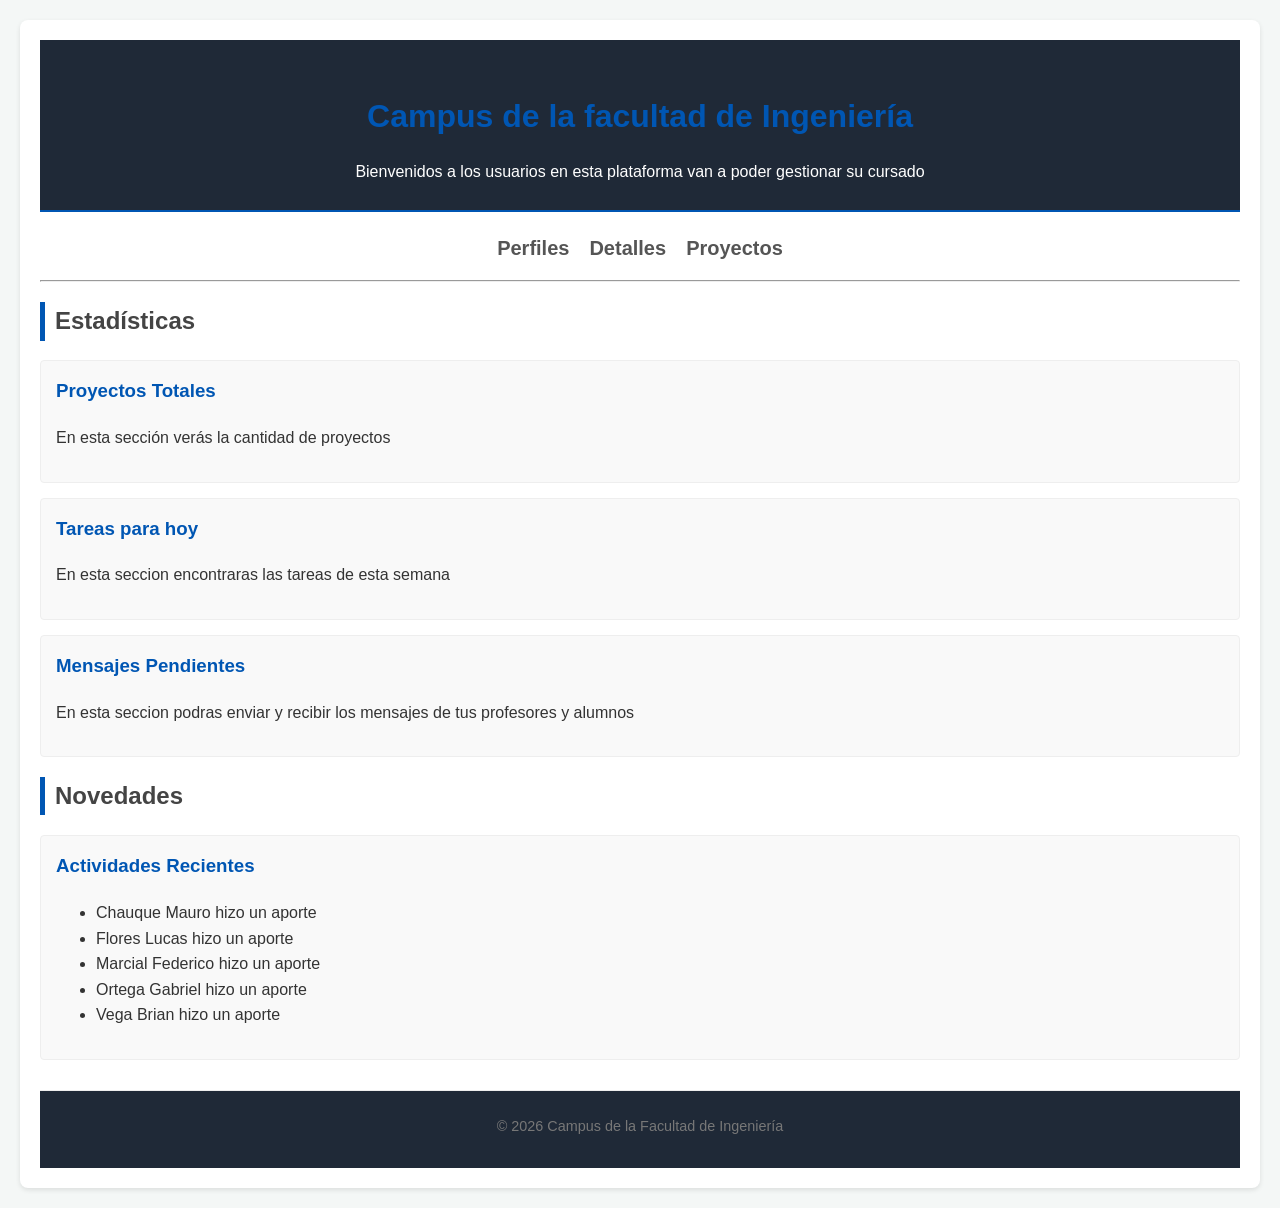
<file: index.html>
<!DOCTYPE html>
<html lang="es">
<head>
    <meta charset="UTF-8">
    <meta name="viewport" content="width=device-width, initial-scale=1.0">
    <link rel="stylesheet" href="static/css/styles.css">
    <title>Dashboard Principal</title>
</head>
<body id="dashboard-ingenieria">
    <div class="db-container">
        <header class="db-header">
            <h1 class="db-title">Campus de la facultad de Ingeniería</h1>
            <p>Bienvenidos a los usuarios en esta plataforma van a poder gestionar su cursado</p>
        </header>
    <nav class="db-nav">
            <ul>
                <li><a href="perfil.html" class="db-link">Perfiles</a></li>
                <li><a href="detalle.html" class="db-link">Detalles</a></li>
                <li><a href="proyectos.html" class="db-link">Proyectos</a></li>
            </ul>
        </nav>
    <hr>
    <main>
            <section>
                <h2 class="db-section-title">Estadísticas</h2>
                <article class="db-card">
                    <h3 class="db-card-title">Proyectos Totales</h3>
                    <p>En esta sección verás la cantidad de proyectos</p>
                </article>
                <article class="db-card">
                    <h3 class="db-card-title">Tareas para hoy</h3>
                    <p>En esta seccion encontraras las tareas de esta semana </p>
                </article>
                <article class="db-card">
                    <h3 class="db-card-title">Mensajes Pendientes</h3>
                    <p>En esta seccion podras enviar y recibir los mensajes de tus profesores y alumnos</p>
                </article>
            </section>
             <section>
                <h2 class="db-section-title">Novedades</h2>
                <article class="db-card">
                    <h3 class="db-card-title">Actividades Recientes</h3>
                    <ul>
                        <li>Chauque Mauro hizo un aporte</li>
                        <li>Flores Lucas hizo un aporte</li>
                        <li>Marcial Federico hizo un aporte</li>
                        <li>Ortega Gabriel hizo un aporte</li>
                        <li>Vega Brian hizo un aporte</li>
                    </ul>
                </article>
            </section>
        </main>
        <footer class="db-footer">
            <p>&copy; 2026 Campus de la Facultad de Ingeniería</p>
        </footer>
    </div>
</body>

</html>
</file>
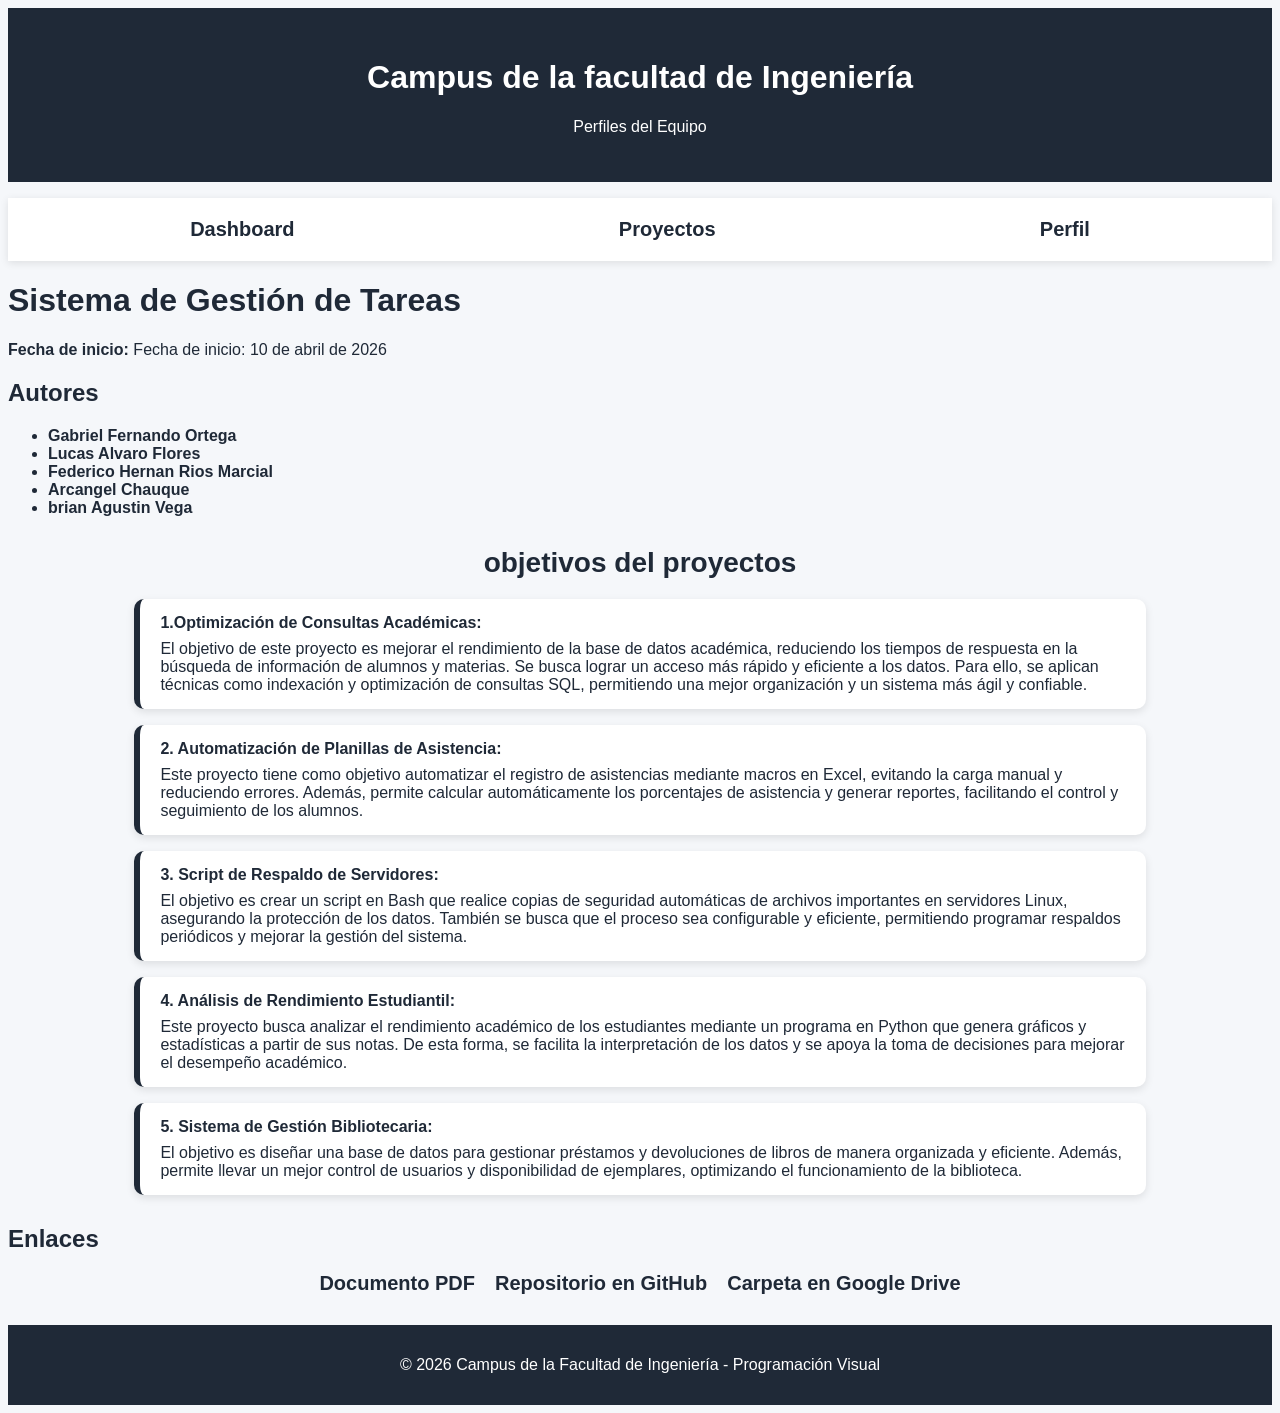
<file: detalle.html>
<!DOCTYPE html>
<html lang="es">
<head>
    <meta charset="UTF-8">
    <meta name="viewport" content="width=device-width, initial-scale=1.0">
    <title>parte 3</title>
    <link rel="stylesheet" href="static/css/styles.css">
</head>
<body>
    <header>
        <h1>Campus de la facultad de Ingeniería</h1>
        <p>Perfiles del Equipo</p>
        
    </header>
<body>
<body>
        <nav id="navperfil1">
            <ul>
                <li><a href="index.html" title="Inicio">Dashboard</a></li>
                <li><a href="proyectos.html" title="proyectos">Proyectos</a></li>
                <li><a href="perfil.html" title="perfiles de usuarios">Perfil</a></li>
            </ul>
        </nav>
    
        <h1>Sistema de Gestión de Tareas</h1>
        <p><strong>Fecha de inicio:</strong> Fecha de inicio: 10 de abril de 2026</p>

        <h2 id="Autores">Autores</h2> 
             <ul>
            <li class="Autores">
                <strong>Gabriel Fernando Ortega</strong>
            </li>
            <li class="Autores">
                <strong>Lucas Alvaro Flores</strong>
            </li>
            <li class="Autores">
                <strong>Federico Hernan Rios Marcial</strong>
            </li>
            <li class="Autores">
                <strong>Arcangel Chauque</strong>
            </li>
            <li class="Autores">
                <strong>brian Agustin Vega</strong>
            </li>
        </ul>
        
       
    
 
    <section id="objetivos-proyecto">
        <h3>objetivos del proyectos</h3>
        <p>
           <strong>1.Optimización de Consultas Académicas:</strong>

           El objetivo de este proyecto es mejorar el rendimiento de la base de datos académica, reduciendo los tiempos de respuesta en la búsqueda de información de alumnos y materias. Se busca lograr un acceso más rápido y eficiente a los datos.

           Para ello, se aplican técnicas como indexación y optimización de consultas SQL, permitiendo una mejor organización y un sistema más ágil y confiable.
 
        </p>
        <p>
            <strong>2. Automatización de Planillas de Asistencia:</strong>

Este proyecto tiene como objetivo automatizar el registro de asistencias mediante macros en Excel, evitando la carga manual y reduciendo errores.

Además, permite calcular automáticamente los porcentajes de asistencia y generar reportes, facilitando el control y seguimiento de los alumnos.
        </p>
        <p>
          <strong>3. Script de Respaldo de Servidores:</strong>

El objetivo es crear un script en Bash que realice copias de seguridad automáticas de archivos importantes en servidores Linux, asegurando la protección de los datos.

También se busca que el proceso sea configurable y eficiente, permitiendo programar respaldos periódicos y mejorar la gestión del sistema. 
        </p>
        <p>
           <strong>4. Análisis de Rendimiento Estudiantil:</strong> 

Este proyecto busca analizar el rendimiento académico de los estudiantes mediante un programa en Python que genera gráficos y estadísticas a partir de sus notas.

De esta forma, se facilita la interpretación de los datos y se apoya la toma de decisiones para mejorar el desempeño académico.
        </p>
        <p>
            <strong>5. Sistema de Gestión Bibliotecaria:</strong>

El objetivo es diseñar una base de datos para gestionar préstamos y devoluciones de libros de manera organizada y eficiente.

Además, permite llevar un mejor control de usuarios y disponibilidad de ejemplares, optimizando el funcionamiento de la biblioteca.
        </p>
    </section>

    <section id="enlaces-proyecto">
        <h2>Enlaces</h2>
        <ul>
                <li><a href="#">Documento PDF</a></li>
                <li><a href="#">Repositorio en GitHub</a></li>
                <li><a href="#">Carpeta en Google Drive</a></li>
            </ul>
    </section>

<footer>
        <p>&copy; 2026 Campus de la Facultad de Ingeniería - Programación Visual</p>
    </footer>
</body>

</html>
</file>
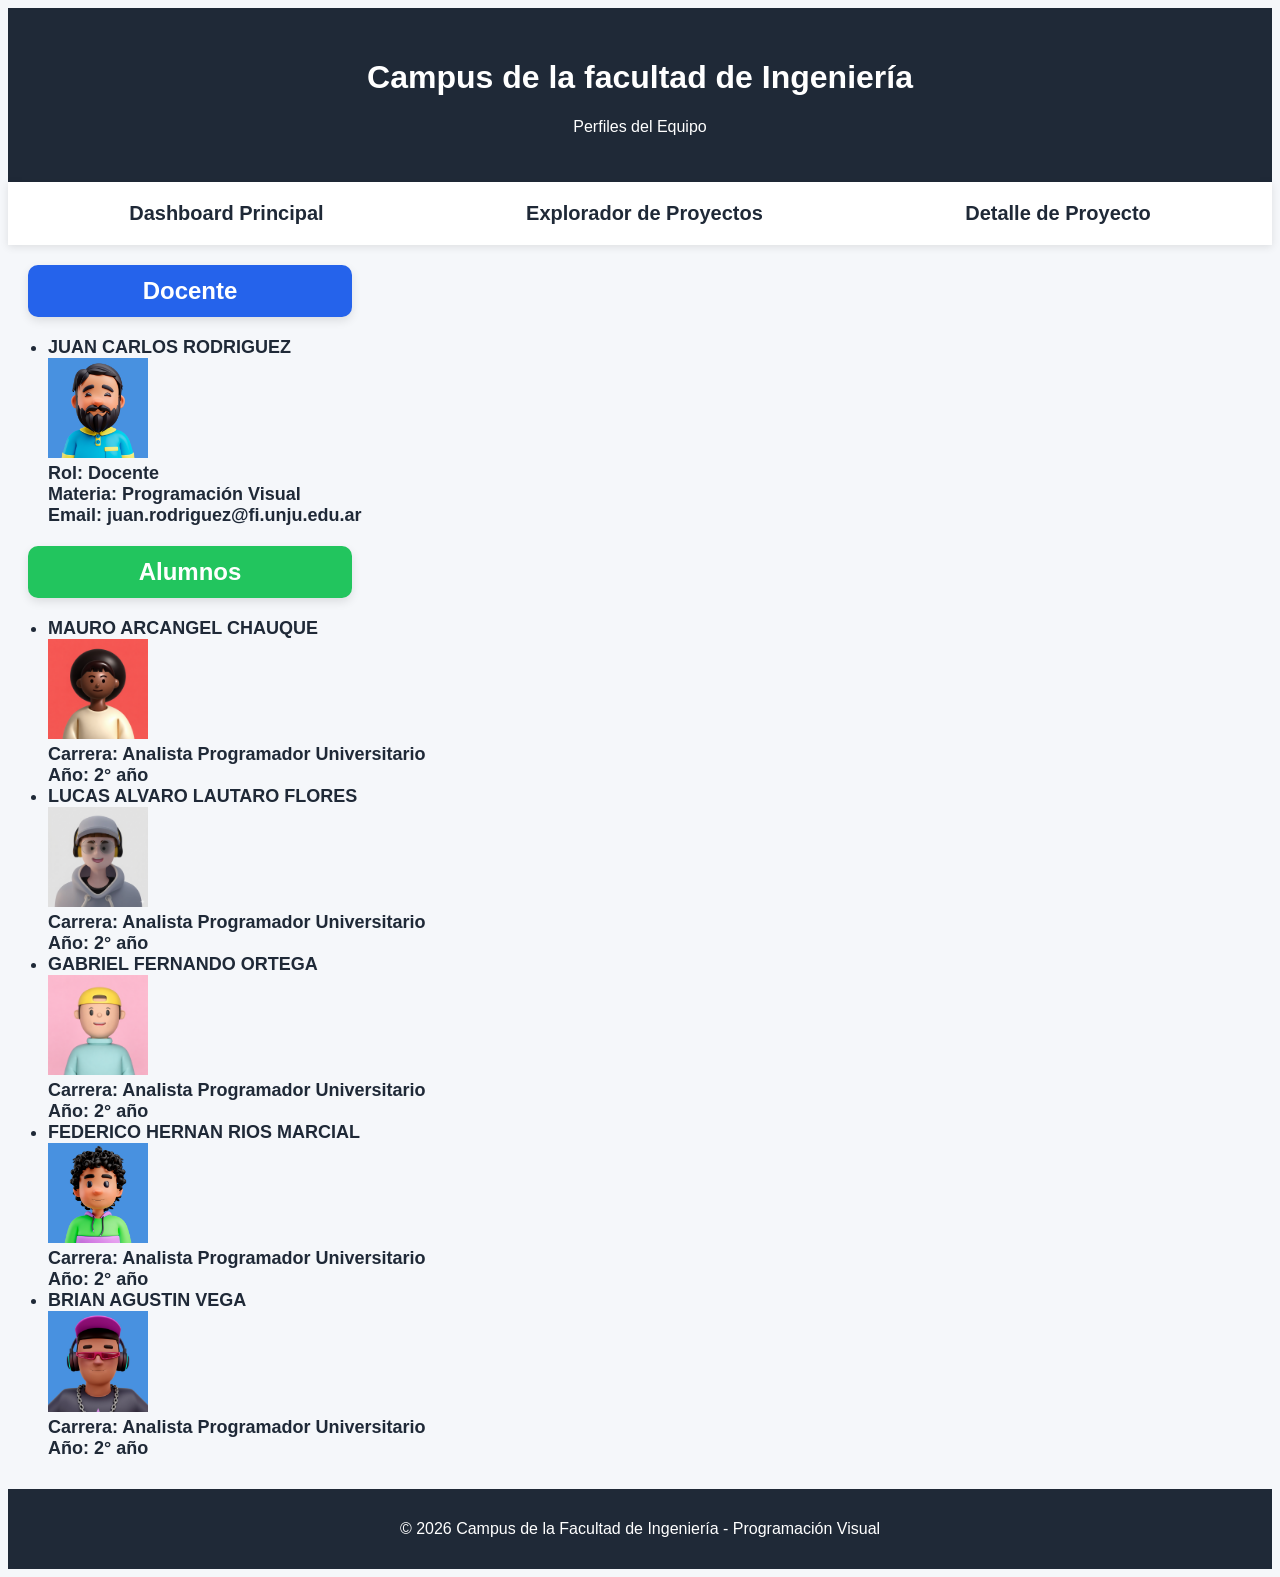
<file: perfil.html>
<!DOCTYPE html>
<html lang="en">
<head>
    <meta charset="UTF-8">
    <meta name="viewport" content="width=device-width, initial-scale=1.0">
    <title> Perfil de Usuario</title>
    <link rel="stylesheet" href="static/css/styles.css">
</head>
<body>
     <header>
        <h1>Campus de la facultad de Ingeniería</h1>
        <p>Perfiles del Equipo</p>
    </header>
    <nav id="navperfil">
        <a href="index.html">Dashboard Principal</a>
        <a href="proyectos.html">Explorador de Proyectos</a>
        <a href="detalle.html">Detalle de Proyecto</a>
    </nav>
<main>
    <h2 id="profesor">Docente</h2>
    <ul>
        <li class="profesor">
            <strong>JUAN CARLOS RODRIGUEZ</strong><br>
            <img src="imagenes/0.jpg" alt="profe" width="100"><br>
            Rol: Docente<br>
            Materia: Programación Visual<br>
            Email: juan.rodriguez@fi.unju.edu.ar
        </li>
    </ul>

    <h2 id="alumnos">Alumnos</h2>
    <ul>
        <li class="alumnos">
            <strong>MAURO ARCANGEL CHAUQUE</strong><br>
            <img src="imagenes/1.png" width="100"><br>
            Carrera: Analista Programador Universitario<br>
            Año: 2° año
        </li>

        <li class="alumnos">
            <strong>LUCAS ALVARO LAUTARO FLORES</strong><br>
            <img src="imagenes/2.png" width="100"><br>
            Carrera: Analista Programador Universitario<br>
            Año: 2° año
        </li>

        <li class="alumnos">
            <strong>GABRIEL FERNANDO ORTEGA</strong><br>
            <img src="imagenes/3.png" width="100"><br>
            Carrera: Analista Programador Universitario<br>
            Año: 2° año
        </li>

        <li class="alumnos">
            <strong>FEDERICO HERNAN RIOS MARCIAL</strong><br>
            <img src="imagenes/4.jpg" width="100"><br>
            Carrera: Analista Programador Universitario<br>
            Año: 2° año
        </li>

        <li class="alumnos">
            <strong>BRIAN AGUSTIN VEGA</strong><br>
            <img src="imagenes/5.png" width="100"><br>
            Carrera: Analista Programador Universitario<br>
            Año: 2° año
        </li>
    </ul>
</main>
    <footer>
        <p>&copy; 2026 Campus de la Facultad de Ingeniería - Programación Visual</p>
    </footer>
</body>
</file>
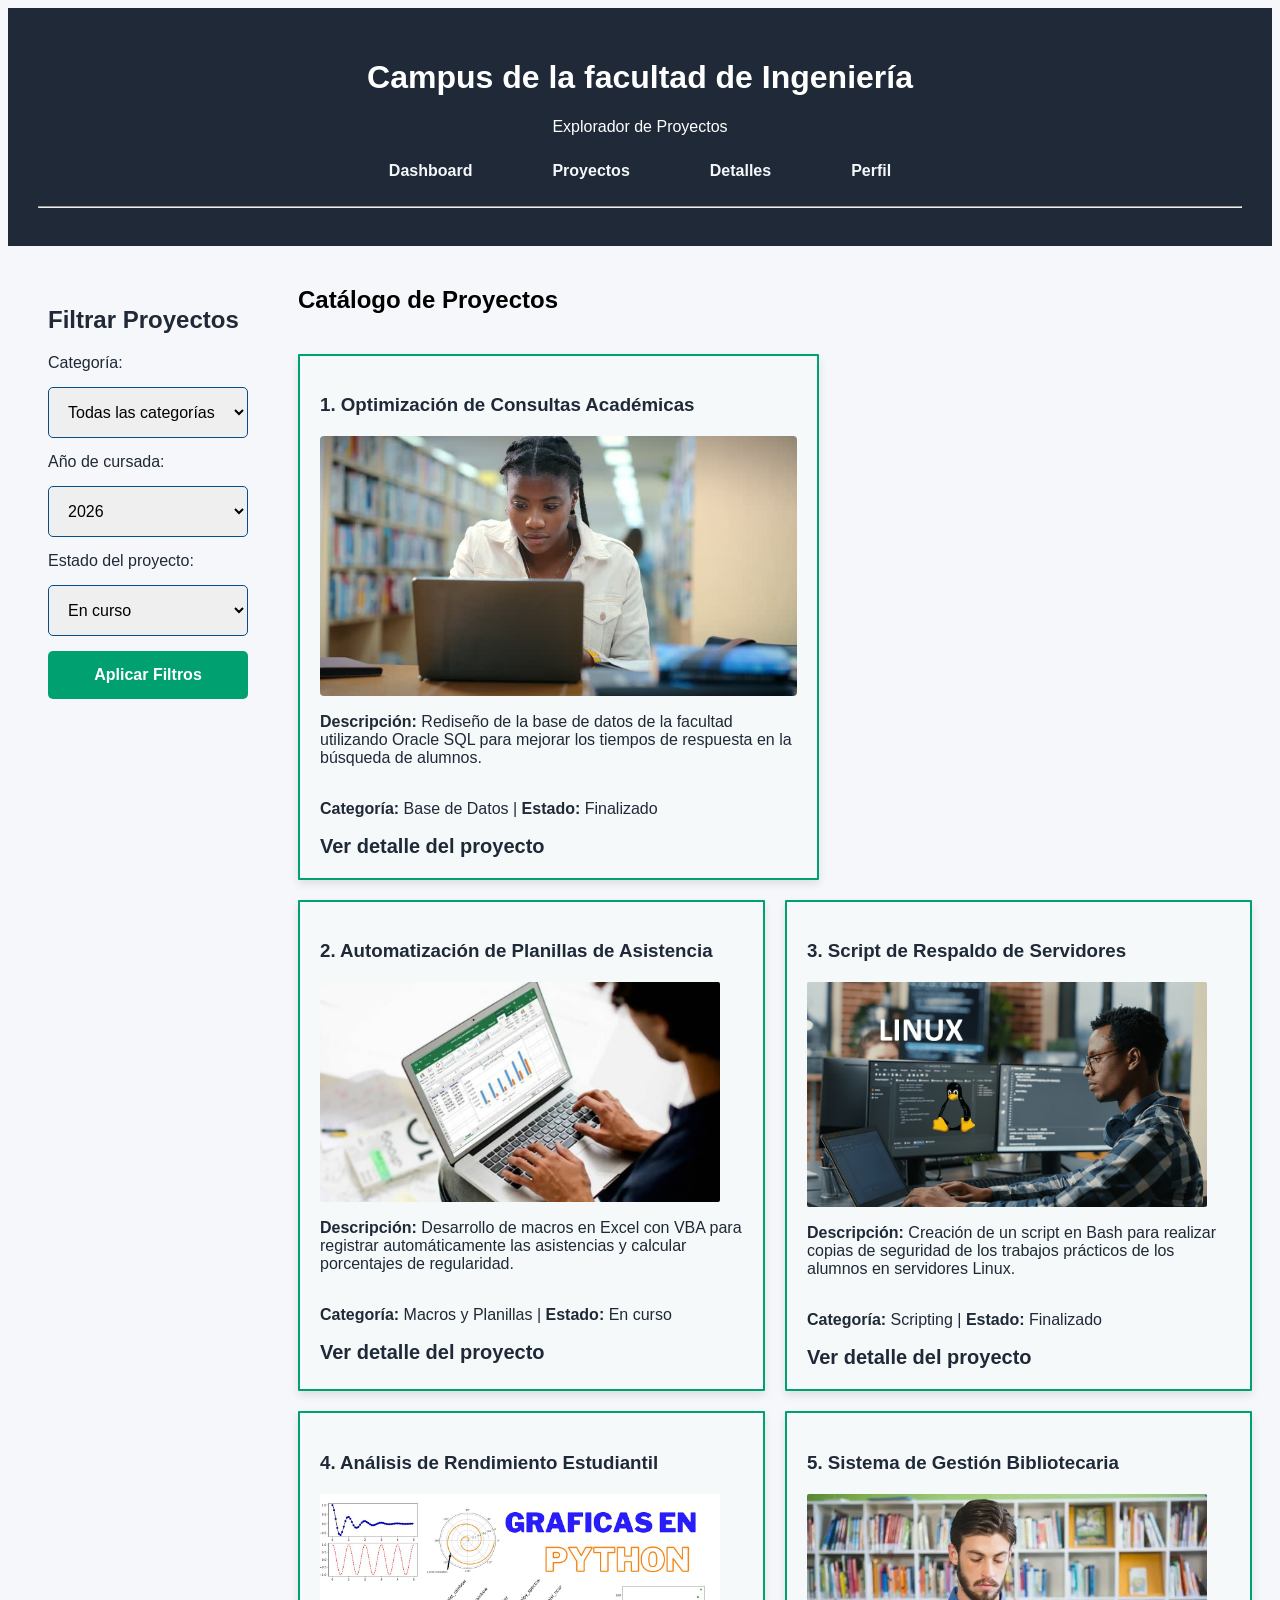
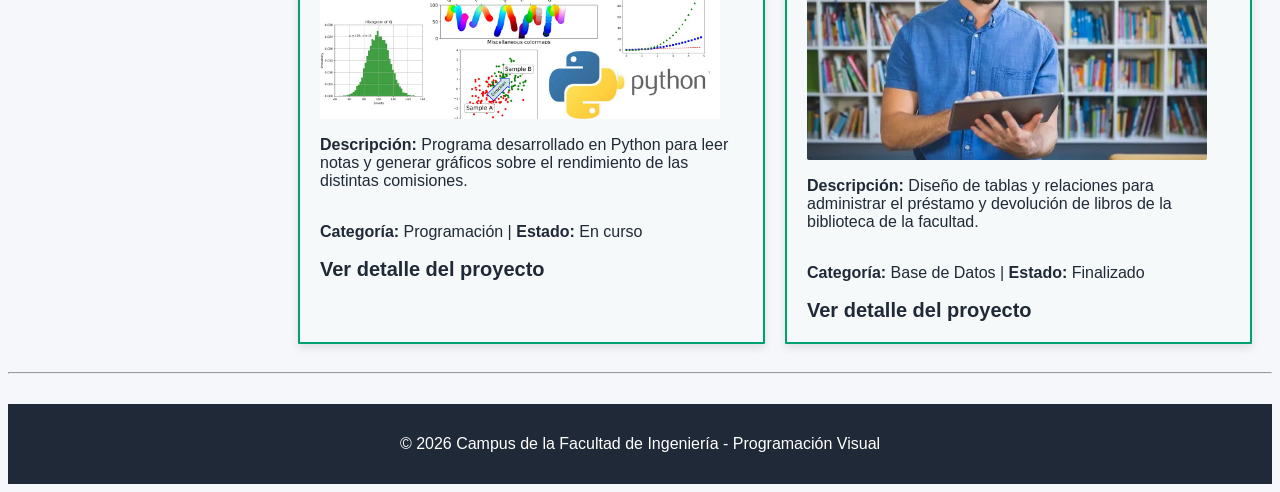
<file: proyectos.html>
<!DOCTYPE html>
<html lang="es">
<head>
    <meta charset="UTF-8">
    <meta name="viewport" content="width=device-width, initial-scale=1.0">
    <title>Explorador de Proyectos</title>

    <link rel="stylesheet" href="static/css/styles.css">

    <style>
        section h2 { color: #000000; } 
    </style>
</head>
<body>
    <header>
        <h1 style="color: rgb(255, 255, 255);text-align: center;">Campus de la facultad de Ingeniería</h1>
        <p>Explorador de Proyectos</p>
        
        <nav id="menudepagina">
            <ul>
                <li><a href="index.html" title="Inicio">Dashboard</a></li>
                <li><a href="proyectos.html" title="proyectos">Proyectos</a></li>
                <li><a href="detalle.html" title="detalles">Detalles</a></li>
                <li><a href="perfil.html" title="perfiles de usuarios">Perfil</a></li>
            </ul>
        </nav>
        <hr>
    </header>

    <main id="contenedordeproyectos">
        <aside class="sidebar-filtros">
            <h2>Filtrar Proyectos</h2>
            <form id="formulario-filtros">
                <label for="categoria">Categoría:</label>
                <select id="categoria">
                    <option value="todas">Todas las categorías</option>
                    <option value="bd">Base de Datos</option>
                    <option value="scripting">Scripting</option>
                    <option value="macros">Macros y Planillas</option>
                </select>

                <label for="anio">Año de cursada:</label>
                <select id="anio">
                    <option value="2026">2026</option>
                    <option value="2025">2025</option>
                </select>

                <label for="estado">Estado del proyecto:</label>
                <select id="estado">
                    <option value="curso">En curso</option>
                    <option value="finalizado">Finalizado</option>
                </select>
                
                <button type="submit">Aplicar Filtros</button>
            </form>
        </aside>

        <section>
            <h2>Catálogo de Proyectos</h2>

            <article class="proyearticulo">
                <h3>1. Optimización de Consultas Académicas</h3>
                <img src="imagenes/consulta.jpg" alt="Icono de consulta Oracle" width="400">
                <p><strong>Descripción:</strong> Rediseño de la base de datos de la facultad utilizando Oracle SQL para mejorar los tiempos de respuesta en la búsqueda de alumnos.</p>
                <p><strong>Categoría:</strong> Base de Datos | <strong>Estado:</strong> Finalizado</p>
                <a href="detalle.html">Ver detalle del proyecto</a>
            </article>

            <article class="proyearticulo">
                <h3>2. Automatización de Planillas de Asistencia</h3>
                <img src="imagenes/excel.jpg" alt="Icono de Excel" width="400">
                <p><strong>Descripción:</strong> Desarrollo de macros en Excel con VBA para registrar automáticamente las asistencias y calcular porcentajes de regularidad.</p>
                <p><strong>Categoría:</strong> Macros y Planillas | <strong>Estado:</strong> En curso</p>
                <a href="detalle.html">Ver detalle del proyecto</a>
            </article>

            <article class="proyearticulo">
                <h3>3. Script de Respaldo de Servidores</h3>
                <img src="imagenes/linux.jpg" alt="Icono de Terminal" width="400">
                <p><strong>Descripción:</strong> Creación de un script en Bash para realizar copias de seguridad de los trabajos prácticos de los alumnos en servidores Linux.</p>
                <p><strong>Categoría:</strong> Scripting | <strong>Estado:</strong> Finalizado</p>
                <a href="detalle.html">Ver detalle del proyecto</a>
            </article>

            <article class="proyearticulo">
                <h3>4. Análisis de Rendimiento Estudiantil</h3>
                <img src="imagenes/python.jpg" alt="Icono de Python" width="400">
                <p><strong>Descripción:</strong> Programa desarrollado en Python para leer notas y generar gráficos sobre el rendimiento de las distintas comisiones.</p>
                <p><strong>Categoría:</strong> Programación | <strong>Estado:</strong> En curso</p>
                <a href="detalle.html">Ver detalle del proyecto</a>
            </article>

            <article class="proyearticulo">
                <h3>5. Sistema de Gestión Bibliotecaria</h3>
                <img src="imagenes/biblioteca.jpg" alt="Icono de biblioteca" width="400">
                <p><strong>Descripción:</strong> Diseño de tablas y relaciones para administrar el préstamo y devolución de libros de la biblioteca de la facultad.</p>
                <p><strong>Categoría:</strong> Base de Datos | <strong>Estado:</strong> Finalizado</p>
                <a href="detalle.html">Ver detalle del proyecto</a>
            </article>
        </section>
    </main>

    <hr>

    <footer>
        <p>&copy; 2026 Campus de la Facultad de Ingeniería - Programación Visual</p>
    </footer>
</body>
</html>
</file>
<file: static/css/styles.css>
/*Inicio archivo Perfil.css*/
.alumnos, .profesor{
    font-size: 18px;
    font-weight: bold;
}
#alumnos{
    width: 300px;
    background-color: #22c55e;
    color: white;
    border-radius: 10px;
    padding: 12px;
    margin: 20px;
    display: flex;
    justify-content: center;
    box-shadow: 0 4px 10px rgba(0,0,0,0.1);
}

#profesor{
    width: 300px;
    background-color: #2563eb;
    color: white;
    border-radius: 10px;
    padding: 12px;
    margin: 20px;
    display: flex;
    justify-content: center;
    box-shadow: 0 4px 10px rgba(0,0,0,0.1);
}
#navperfil {
    display: flex;
    justify-content: space-around;
    background-color: white;
    padding: 20px;
    box-shadow: 0 2px 8px rgba(0,0,0,0.1);
    }
a {
      color: #1f2937;
     font-size: 20px;
     font-weight: bold;
     text-decoration: none;
    }
a:hover {
    color: #2563eb;
}
header {
    background-color: #1f2937;
    color: white;
    text-align: center;
    padding: 30px;
}
footer {
    background-color: #1f2937;
    color: white;
    text-align: center;
    padding: 15px;
    margin-top: 30px;
}
body{ 
    background-color: #f5f7fa;
    color: #1f2937;
    font-family: Verdana, Geneva, Tahoma, sans-serif;
}

 /*Final archivo Perfil.css*/
 /*Inicio archivo Detalle.css*/
 #navperfil1 ul {
   display: flex;
    justify-content: space-around;
    background-color: white;
    list-style: none;
    padding: 20px;
    box-shadow: 0 2px 8px rgba(0,0,0,0.1);
}
/* Contenedor general */
#objetivos-proyecto {
    width: 80%;
    margin: 30px auto;
}

/* Título */
#objetivos-proyecto h3 {
    text-align: center;
    font-size: 28px;
    margin-bottom: 20px;
    color: #1f2937;
}

/* Cada párrafo  */
#objetivos-proyecto p {
    background: #ffffff;
    padding: 15px 20px;
    margin-bottom: 15px;
    border-radius: 10px;
    border-left: 6px solid #1f2937;
    box-shadow: 0 3px 8px rgba(0,0,0,0.1);
    transition: all 0.3s ease;
}

/* Animación */
#objetivos-proyecto p:hover {
    transform: translateY(-5px);
    box-shadow: 0 6px 15px rgba(0,0,0,0.2);
}

/* Títulos adentro del cuadro */
#objetivos-proyecto strong {
    display: block;
    margin-bottom: 8px;
    color: #1f2937;
    font-size: 16px;
}
/* enlaces */
#enlaces-proyecto ul {
    display: flex;              /* horizontal */
    justify-content: center;    /* centra */
    gap: 20px;                  /* separación entre botones */
    list-style: none;
    padding: 0;
}
 /*Final archivo Detalles.css*/
 
/* |||Inicio de Edicion de estilo de Proyectos |||*/

/* MENÚ DE NAVEGACIÓN (Dashboard, Proyectos, etc.) */
#menudepagina ul {
    display: flex;
    justify-content: center;
    gap: 80px;
    list-style: none;
    padding: 10px;
}

#menudepagina ul li a {
    color: #f5f7fa !important; 
    text-decoration: none;
    font-weight: bold;
    font-size: 16px;
}

/*(Filtros a la izquierda, Catálogo a la derecha) */
#contenedordeproyectos {
    display: grid;
    grid-template-columns: 240px 1fr;
    gap: 30px;
    padding: 20px;
    align-items: start;
}

/* GRILLA DEL CATÁLOGO */
#contenedordeproyectos section {
    display: grid;
    grid-template-columns: repeat(2, 1fr); 
    gap: 20px;
}

/*PROYECTO DESTACADO */
#contenedordeproyectos section article:first-of-type {
    grid-column: 1 / span 2; 
    width: 50%;
    margin: 10 auto 20px auto;
}

#contenedordeproyectos section article:first-of-type img {
    width: 100%;       
    height: auto;      
    display: block;
    border-radius: 4px;
}

/*DISEÑO DE LAS TARJETA*/
.proyearticulo {
    display: flex;
    flex-direction: column;
    background-color: rgba(244, 250, 247, 0.452); 
    border: 2px solid #01a070;
    border-radius: 1px; 
    padding: 20px;    
    width: auto;      
    gap: 1px;        
    box-shadow: 0 4px 8px rgba(0,0,0,0.1);
}

.proyearticulo img {
    max-width: 100%;
    height: auto;
    border-radius: 2px;
}

/* BARRA LATERAL DE FILTROS */
.sidebar-filtros {
    background-color: transparent;
    padding: 20px;
}

#formulario-filtros {
    display: flex;
    flex-direction: column; 
    gap: 15px; 
}

#formulario-filtros select, 
#formulario-filtros button {
    padding: 15px;   
    width: 100%;
    border-radius: 5px;
    border: 1px solid #074e88;
    font-size: 16px;
}

#formulario-filtros button {
    background-color: #01a070;
    color: white;
    font-weight: bold;
    cursor: pointer;
    border: none;
    transition: 0.3s;
}

#formulario-filtros button:hover {
    background-color: #017a55; 
} 

/* FIN de edicion de estilo proyectos */
/*Inicio de archivo Index.css*/
#dashboard-ingenieria {
    font-family: 'Segoe UI', Tahoma, Geneva, Verdana, sans-serif;
    line-height: 1.6;
    color: #333;
    background-color: #f4f7f6;
    margin: 0;
    padding: 20px;
    min-height: 100vh;
}

/* Contenedor de contenido */
.db-container {
    max-width: 100%;
    margin: 0 auto;
    background: #fff;
    padding: 20px;
    border-radius: 8px;
    box-shadow: 0 2px 5px rgba(0,0,0,0.1);
}

/* Encabezado específico */
.db-header {
    text-align: center;
    border-bottom: 2px solid #0056b3;
    margin-bottom: 20px;
    padding-bottom: 10px;
}

.db-title {
    color: #0056b3;
    margin-bottom: 5px;
}

/* Navegación */
.db-nav ul {
    list-style: none;
    padding: 0;
    display: flex;
    justify-content: center;
    gap: 20px;
}

.db-link {
    text-decoration: none;
    color: #555;
    font-weight: bold;
    transition: color 0.3s;
}

.db-link:hover {
    color: #0056b3;
}

/* Secciones y tarjetas */
.db-section-title {
    border-left: 5px solid #0056b3;
    padding-left: 10px;
    color: #444;
}

.db-card {
    background: #f9f9f9;
    padding: 15px;
    margin-bottom: 15px;
    border-radius: 4px;
    border: 1px solid #eee;
}

.db-card-title {
    margin-top: 0;
    color: #0056b3;
}

/* Pie de página */
.db-footer {
    text-align: center;
    font-size: 0.9em;
    color: #777;
    margin-top: 30px;
    padding-top: 10px;
    border-top: 1px solid #eee;
}

/*Final archivo index.css*/
</file>
